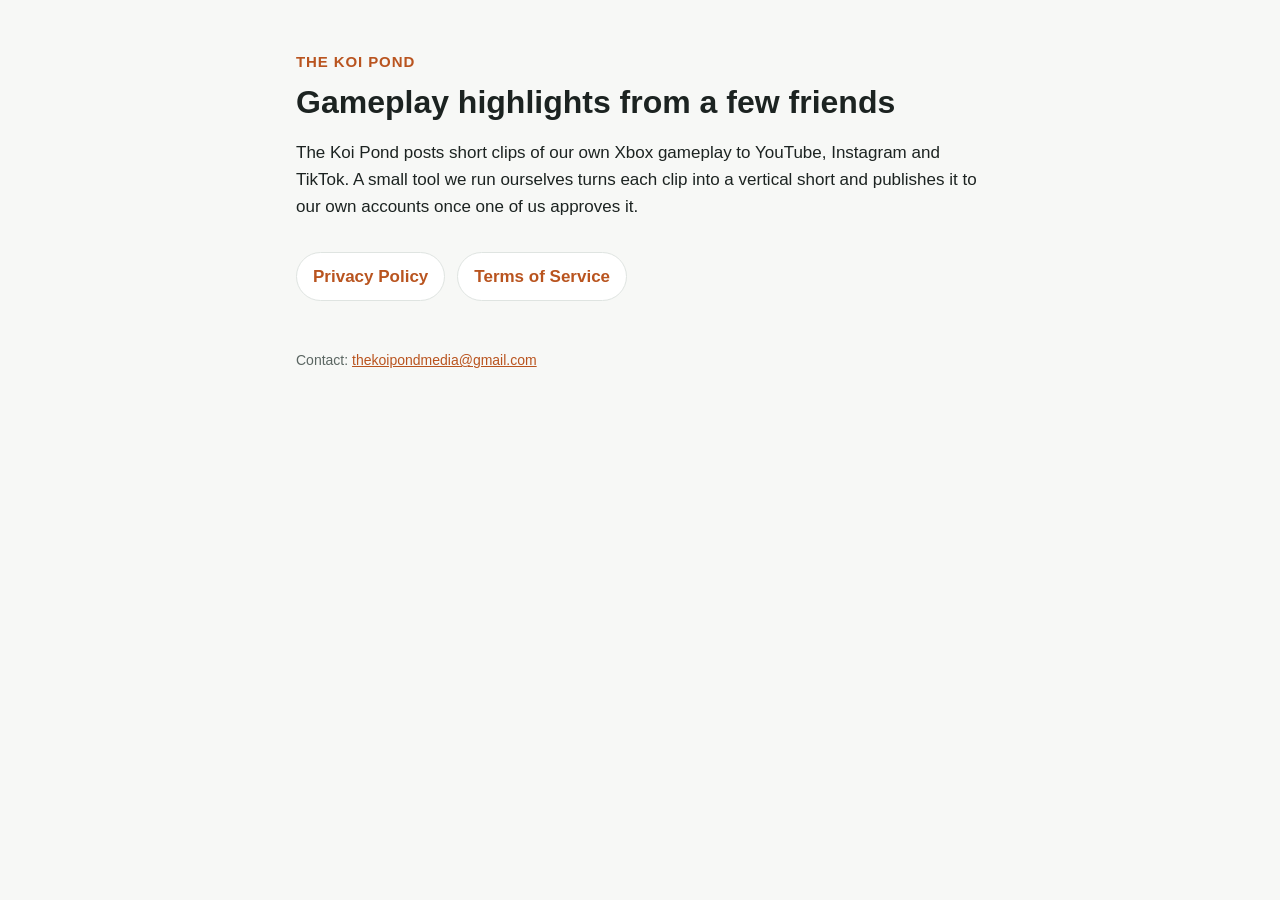
<file: index.html>
<!doctype html>
<html lang="en">
<head>
  <meta charset="utf-8">
  <meta name="viewport" content="width=device-width, initial-scale=1">
  <title>The Koi Pond</title>
  <meta name="description" content="Gameplay highlights from The Koi Pond.">
  <link rel="stylesheet" href="style.css">
</head>
<body>
  <main>
    <header>
      <a class="brand" href="./">The Koi Pond</a>
      <h1>Gameplay highlights from a few friends</h1>
      <p>The Koi Pond posts short clips of our own Xbox gameplay to YouTube, Instagram and TikTok. A small tool we run ourselves turns each clip into a vertical short and publishes it to our own accounts once one of us approves it.</p>
    </header>

    <nav class="links">
      <a href="privacy.html">Privacy Policy</a>
      <a href="terms.html">Terms of Service</a>
    </nav>

    <footer>Contact: <a href="mailto:thekoipondmedia@gmail.com">thekoipondmedia@gmail.com</a></footer>
  </main>
</body>
</html>
</file>
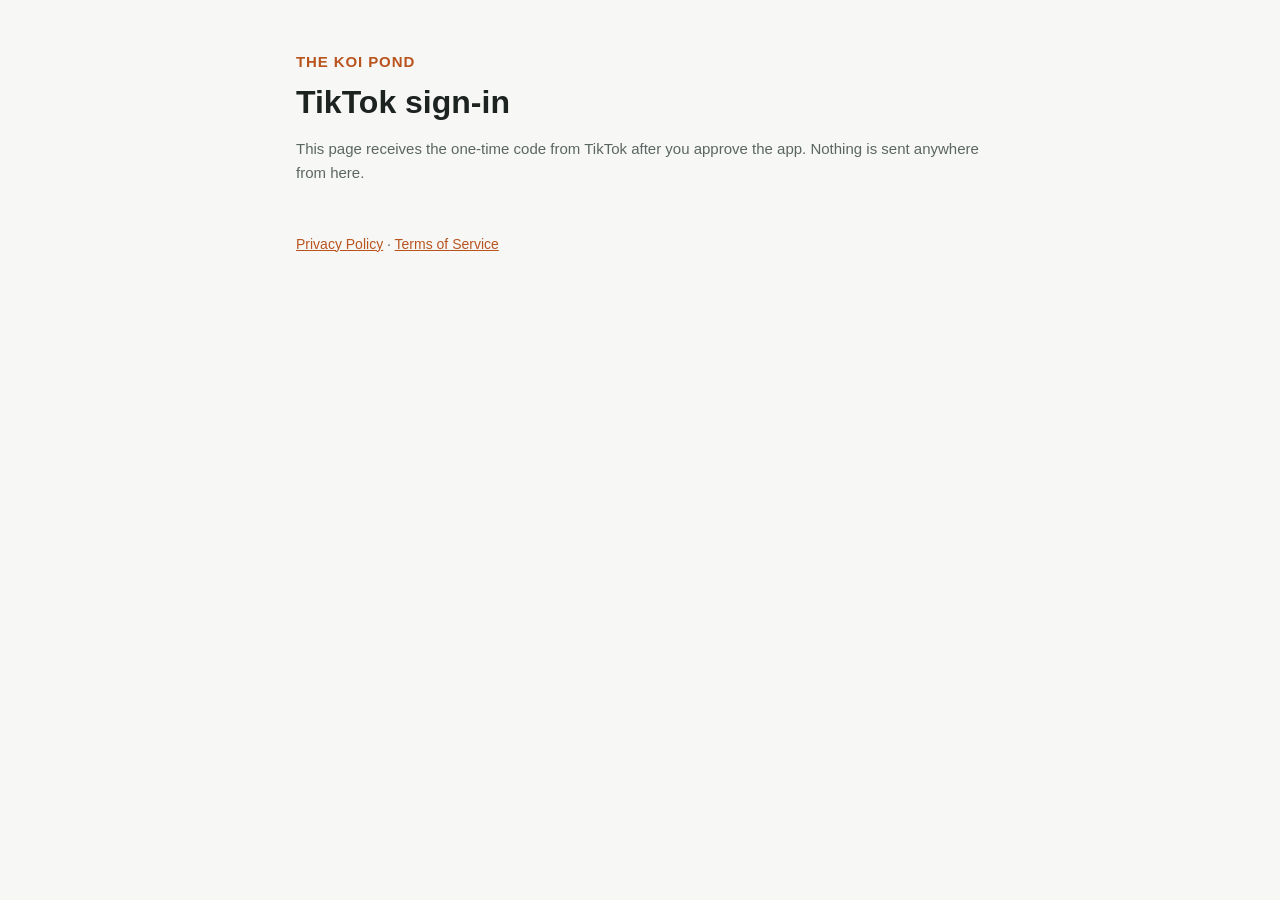
<file: tiktok/callback/index.html>
<!doctype html>
<html lang="en">
<head>
  <meta charset="utf-8">
  <meta name="viewport" content="width=device-width, initial-scale=1">
  <!-- The sign-in code must not leak to other sites through the Referer header. -->
  <meta name="referrer" content="no-referrer">
  <meta name="robots" content="noindex">
  <title>TikTok sign-in · The Koi Pond</title>
  <link rel="stylesheet" href="../../style.css">
</head>
<body>
  <main>
    <header>
      <a class="brand" href="../../">The Koi Pond</a>
      <h1 id="title">TikTok sign-in</h1>
      <p id="intro" class="muted">This page receives the one-time code from TikTok after you approve the app. Nothing is sent anywhere from here.</p>
    </header>

    <section id="success" class="card" hidden>
      <p><strong>Approved.</strong> Copy this code and paste it into the terminal where <code>link-tiktok</code> is waiting. It works once and expires within minutes.</p>
      <textarea id="code" readonly aria-label="TikTok sign-in code"></textarea>
      <button id="copy" type="button">Copy code</button>
      <p class="muted" id="state"></p>
    </section>

    <section id="failure" class="card" hidden>
      <p><strong>TikTok did not approve the sign-in.</strong></p>
      <p id="error"></p>
    </section>

    <footer><a href="../../privacy.html">Privacy Policy</a> · <a href="../../terms.html">Terms of Service</a></footer>
  </main>

  <script>
    const params = new URLSearchParams(window.location.search);
    const code = params.get("code");
    // Drop the code from the address bar and browser history once it has been read.
    if (window.location.search) history.replaceState(null, "", window.location.pathname);

    if (code) {
      document.getElementById("success").hidden = false;
      document.getElementById("code").value = code;
      const state = params.get("state");
      if (state) document.getElementById("state").textContent = "Check: " + state;
      document.getElementById("copy").addEventListener("click", async () => {
        const box = document.getElementById("code");
        try {
          await navigator.clipboard.writeText(box.value);
        } catch {
          box.select();
          document.execCommand("copy");
        }
        document.getElementById("copy").textContent = "Copied";
      });
    } else if (params.get("error")) {
      document.getElementById("failure").hidden = false;
      document.getElementById("error").textContent =
        params.get("error_description") || params.get("error");
    }
  </script>
</body>
</html>
</file>
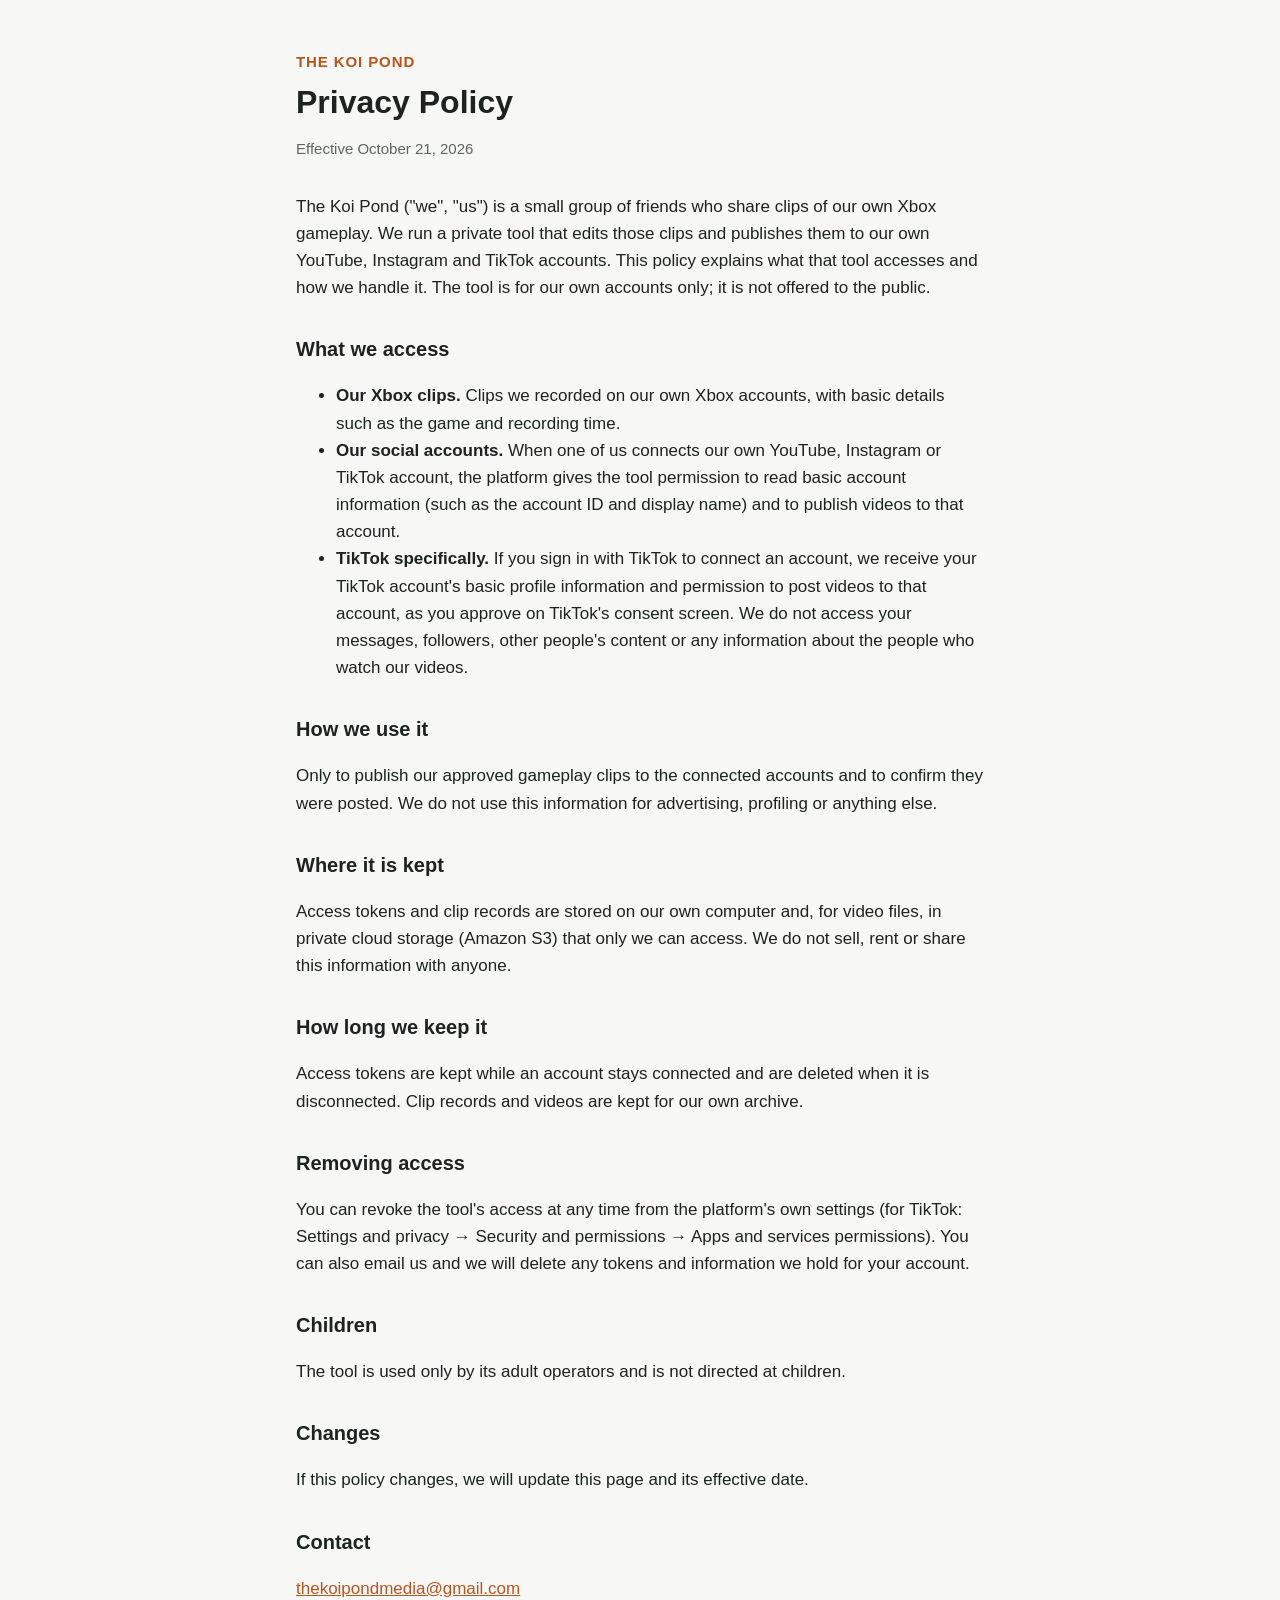
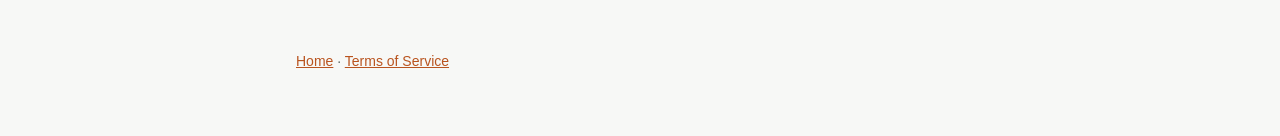
<file: privacy.html>
<!doctype html>
<html lang="en">
<head>
  <meta charset="utf-8">
  <meta name="viewport" content="width=device-width, initial-scale=1">
  <title>Privacy Policy · The Koi Pond</title>
  <link rel="stylesheet" href="style.css">
</head>
<body>
  <main>
    <header>
      <a class="brand" href="./">The Koi Pond</a>
      <h1>Privacy Policy</h1>
      <p class="muted">Effective October 21, 2026</p>
    </header>

    <p>The Koi Pond ("we", "us") is a small group of friends who share clips of our own Xbox gameplay. We run a private tool that edits those clips and publishes them to our own YouTube, Instagram and TikTok accounts. This policy explains what that tool accesses and how we handle it. The tool is for our own accounts only; it is not offered to the public.</p>

    <h2>What we access</h2>
    <ul>
      <li><strong>Our Xbox clips.</strong> Clips we recorded on our own Xbox accounts, with basic details such as the game and recording time.</li>
      <li><strong>Our social accounts.</strong> When one of us connects our own YouTube, Instagram or TikTok account, the platform gives the tool permission to read basic account information (such as the account ID and display name) and to publish videos to that account.</li>
      <li><strong>TikTok specifically.</strong> If you sign in with TikTok to connect an account, we receive your TikTok account's basic profile information and permission to post videos to that account, as you approve on TikTok's consent screen. We do not access your messages, followers, other people's content or any information about the people who watch our videos.</li>
    </ul>

    <h2>How we use it</h2>
    <p>Only to publish our approved gameplay clips to the connected accounts and to confirm they were posted. We do not use this information for advertising, profiling or anything else.</p>

    <h2>Where it is kept</h2>
    <p>Access tokens and clip records are stored on our own computer and, for video files, in private cloud storage (Amazon S3) that only we can access. We do not sell, rent or share this information with anyone.</p>

    <h2>How long we keep it</h2>
    <p>Access tokens are kept while an account stays connected and are deleted when it is disconnected. Clip records and videos are kept for our own archive.</p>

    <h2>Removing access</h2>
    <p>You can revoke the tool's access at any time from the platform's own settings (for TikTok: Settings and privacy → Security and permissions → Apps and services permissions). You can also email us and we will delete any tokens and information we hold for your account.</p>

    <h2>Children</h2>
    <p>The tool is used only by its adult operators and is not directed at children.</p>

    <h2>Changes</h2>
    <p>If this policy changes, we will update this page and its effective date.</p>

    <h2>Contact</h2>
    <p><a href="mailto:thekoipondmedia@gmail.com">thekoipondmedia@gmail.com</a></p>

    <footer><a href="./">Home</a> · <a href="terms.html">Terms of Service</a></footer>
  </main>
</body>
</html>
</file>
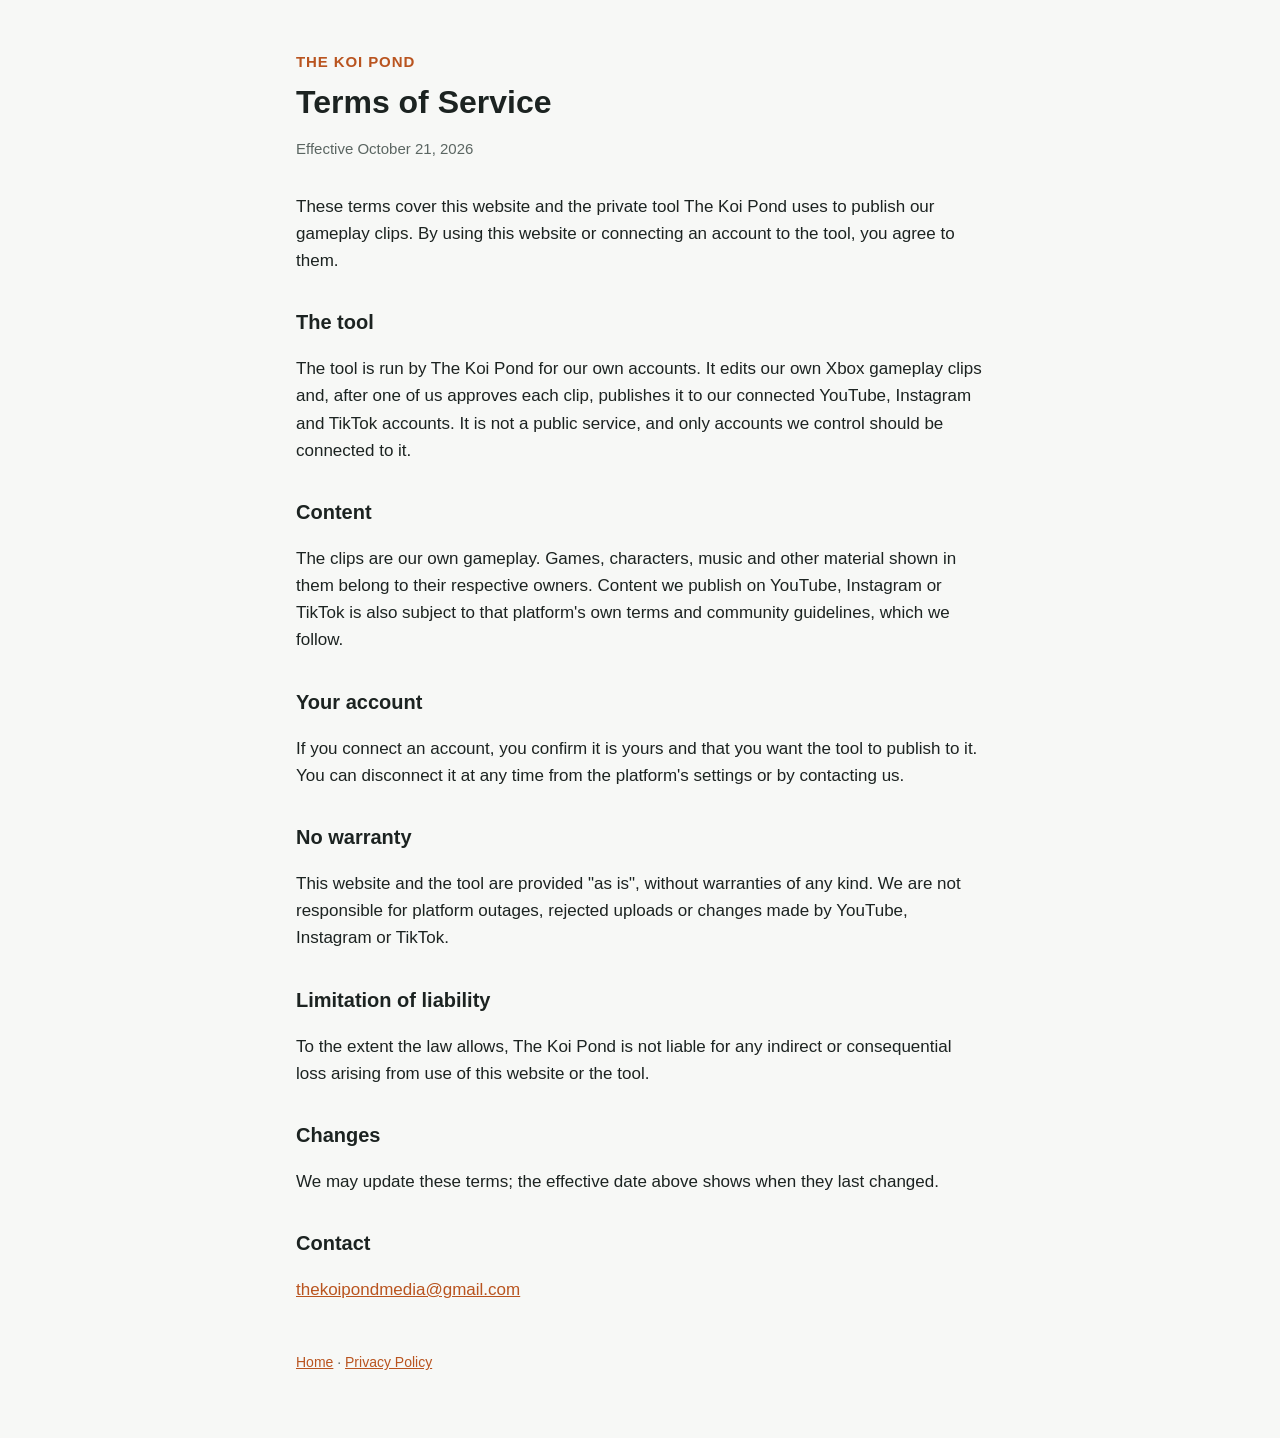
<file: terms.html>
<!doctype html>
<html lang="en">
<head>
  <meta charset="utf-8">
  <meta name="viewport" content="width=device-width, initial-scale=1">
  <title>Terms of Service · The Koi Pond</title>
  <link rel="stylesheet" href="style.css">
</head>
<body>
  <main>
    <header>
      <a class="brand" href="./">The Koi Pond</a>
      <h1>Terms of Service</h1>
      <p class="muted">Effective October 21, 2026</p>
    </header>

    <p>These terms cover this website and the private tool The Koi Pond uses to publish our gameplay clips. By using this website or connecting an account to the tool, you agree to them.</p>

    <h2>The tool</h2>
    <p>The tool is run by The Koi Pond for our own accounts. It edits our own Xbox gameplay clips and, after one of us approves each clip, publishes it to our connected YouTube, Instagram and TikTok accounts. It is not a public service, and only accounts we control should be connected to it.</p>

    <h2>Content</h2>
    <p>The clips are our own gameplay. Games, characters, music and other material shown in them belong to their respective owners. Content we publish on YouTube, Instagram or TikTok is also subject to that platform's own terms and community guidelines, which we follow.</p>

    <h2>Your account</h2>
    <p>If you connect an account, you confirm it is yours and that you want the tool to publish to it. You can disconnect it at any time from the platform's settings or by contacting us.</p>

    <h2>No warranty</h2>
    <p>This website and the tool are provided "as is", without warranties of any kind. We are not responsible for platform outages, rejected uploads or changes made by YouTube, Instagram or TikTok.</p>

    <h2>Limitation of liability</h2>
    <p>To the extent the law allows, The Koi Pond is not liable for any indirect or consequential loss arising from use of this website or the tool.</p>

    <h2>Changes</h2>
    <p>We may update these terms; the effective date above shows when they last changed.</p>

    <h2>Contact</h2>
    <p><a href="mailto:thekoipondmedia@gmail.com">thekoipondmedia@gmail.com</a></p>

    <footer><a href="./">Home</a> · <a href="privacy.html">Privacy Policy</a></footer>
  </main>
</body>
</html>
</file>
<file: style.css>
:root {
  --bg: #f7f8f6;
  --surface: #ffffff;
  --text: #1c2321;
  --muted: #5b6662;
  --accent: #e8743b;
  --accent-dark: #b9541f;
  --border: #dfe4e1;
  --code-bg: #eef1ef;
}

@media (prefers-color-scheme: dark) {
  :root {
    --bg: #111615;
    --surface: #1a2120;
    --text: #e8edeb;
    --muted: #a3aeaa;
    --accent: #f08a52;
    --accent-dark: #f4a77c;
    --border: #2c3634;
    --code-bg: #232c2a;
  }
}

* { box-sizing: border-box; }

body {
  margin: 0;
  background: var(--bg);
  color: var(--text);
  font: 17px/1.6 -apple-system, BlinkMacSystemFont, "Segoe UI", Roboto, Helvetica, Arial, sans-serif;
}

main {
  max-width: 720px;
  margin: 0 auto;
  padding: 48px 16px 64px;
}

header { margin-bottom: 32px; }

.brand {
  font-weight: 700;
  font-size: 15px;
  letter-spacing: 0.06em;
  text-transform: uppercase;
  color: var(--accent-dark);
  text-decoration: none;
}

h1 { font-size: 32px; line-height: 1.2; margin: 8px 0 8px; }
h2 { font-size: 20px; margin: 32px 0 8px; }
p, li { color: var(--text); }
.muted { color: var(--muted); font-size: 15px; }

a { color: var(--accent-dark); }

.card {
  background: var(--surface);
  border: 1px solid var(--border);
  border-radius: 12px;
  padding: 20px;
  margin: 24px 0;
}

nav.links { display: flex; flex-wrap: wrap; gap: 12px; margin-top: 24px; }
nav.links a {
  padding: 10px 16px;
  border: 1px solid var(--border);
  border-radius: 999px;
  background: var(--surface);
  text-decoration: none;
  font-weight: 600;
}

textarea {
  width: 100%;
  min-height: 96px;
  padding: 12px;
  border: 1px solid var(--border);
  border-radius: 8px;
  background: var(--code-bg);
  color: var(--text);
  font: 15px/1.4 ui-monospace, SFMono-Regular, Menlo, monospace;
  word-break: break-all;
  resize: vertical;
}

button {
  margin-top: 12px;
  padding: 10px 18px;
  border: 0;
  border-radius: 8px;
  background: var(--accent);
  color: #fff;
  font-family: inherit;
  font-size: 16px;
  font-weight: 600;
  line-height: 1;
  cursor: pointer;
}

footer { margin-top: 48px; color: var(--muted); font-size: 14px; }
</file>
